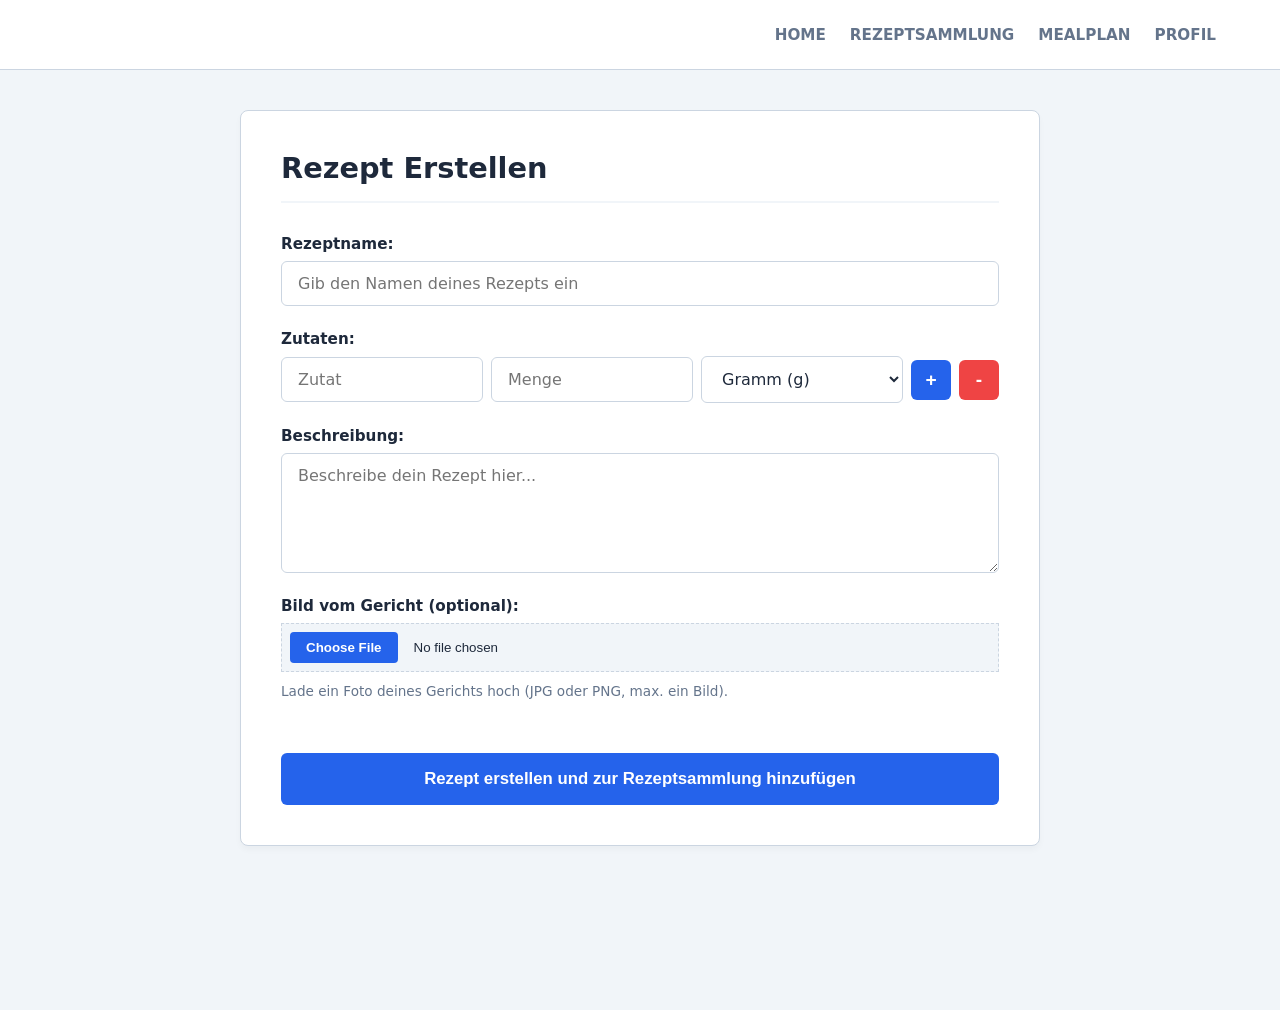
<file: Frontend/mosbach-tasks-web-main/public/tasks/Recipe.html>
<!DOCTYPE html>
<html lang="de">
<head>
  <meta charset="UTF-8">
  <meta http-equiv="X-UA-Compatible" content="IE=edge">
  <meta name="viewport" content="width=device-width, initial-scale=1.0">
  <title>Rezept erstellen - Mealy</title>
  <link rel="stylesheet" href="../css/myRecipeCreate.css">
  <link rel="icon" href="../Logo/Mealy-Favicon.ico">
  <script src="https://code.jquery.com/jquery-3.6.0.min.js"></script>
  <script src="../js/config.js"></script>
  <script src="../js/Recipe.js"></script>
</head>
<body>
<header>
  <nav class="navbar">
    <ul>
      <li><a href="Hompage2.html">HOME</a></li>
      <li><a href="RecipeCollection.html">REZEPTSAMMLUNG</a></li>
      <li><a href="Mealplan.html">MEALPLAN</a></li>
      <li><a href="Profile.html">PROFIL</a></li>
    </ul>
  </nav>
</header>

<div class="recipe-container">
  <h1 class="recipe-title">Rezept Erstellen</h1>

  <form id="recipe-form" action="#" method="POST"><!-- War broken -RL -->
    <div class="form-section">
      <label for="recipe-name">Rezeptname:</label>
      <input type="text" id="recipe-name" name="recipe_name" placeholder="Gib den Namen deines Rezepts ein" required>
    </div>

    <!-- Zutaten hinzufügen -->
    <div class="form-section">
      <label>Zutaten:</label>
      <div id="ingredient-fields-container">
        <div class="ingredient-fields">
          <input type="text" name="ingredient_name[]" placeholder="Zutat" class="ingredient-input" required>
          <input type="number" name="ingredient_amount[]" placeholder="Menge" class="ingredient-input" required>
          <select name="ingredient_unit[]" class="ingredient-input" required>
            <option value="g">Gramm (g)</option>
            <option value="kg">Kilogramm (kg)</option>
            <option value="ml">Milliliter (ml)</option>
            <option value="l">Liter (l)</option>
            <option value="stück">Stück</option>
          </select>
          <button type="button" class="add-ingredient-btn" onclick="addIngredient(this)">+</button>
          <button type="button" class="remove-ingredient-btn" onclick="removeIngredient(this)">-</button>
        </div>
      </div>
    </div>

    <div class="form-section">
      <label for="recipe-description">Beschreibung:</label>
      <textarea id="recipe-description" name="recipe_description" rows="4" placeholder="Beschreibe dein Rezept hier..." required></textarea>
    </div>

        <div class="form-section">
      <label for="recipe-image">Bild vom Gericht (optional):</label>
      <input
        type="file"
        id="recipe-image"
        name="recipe_image"
        accept="image/*">
      <p class="helper-text">Lade ein Foto deines Gerichts hoch (JPG oder PNG, max. ein Bild).</p>
    </div>


    <button type="submit" class="submit-btn">Rezept erstellen und zur Rezeptsammlung hinzufügen</button>
  </form>
</div>
</body>
</html>
</file>
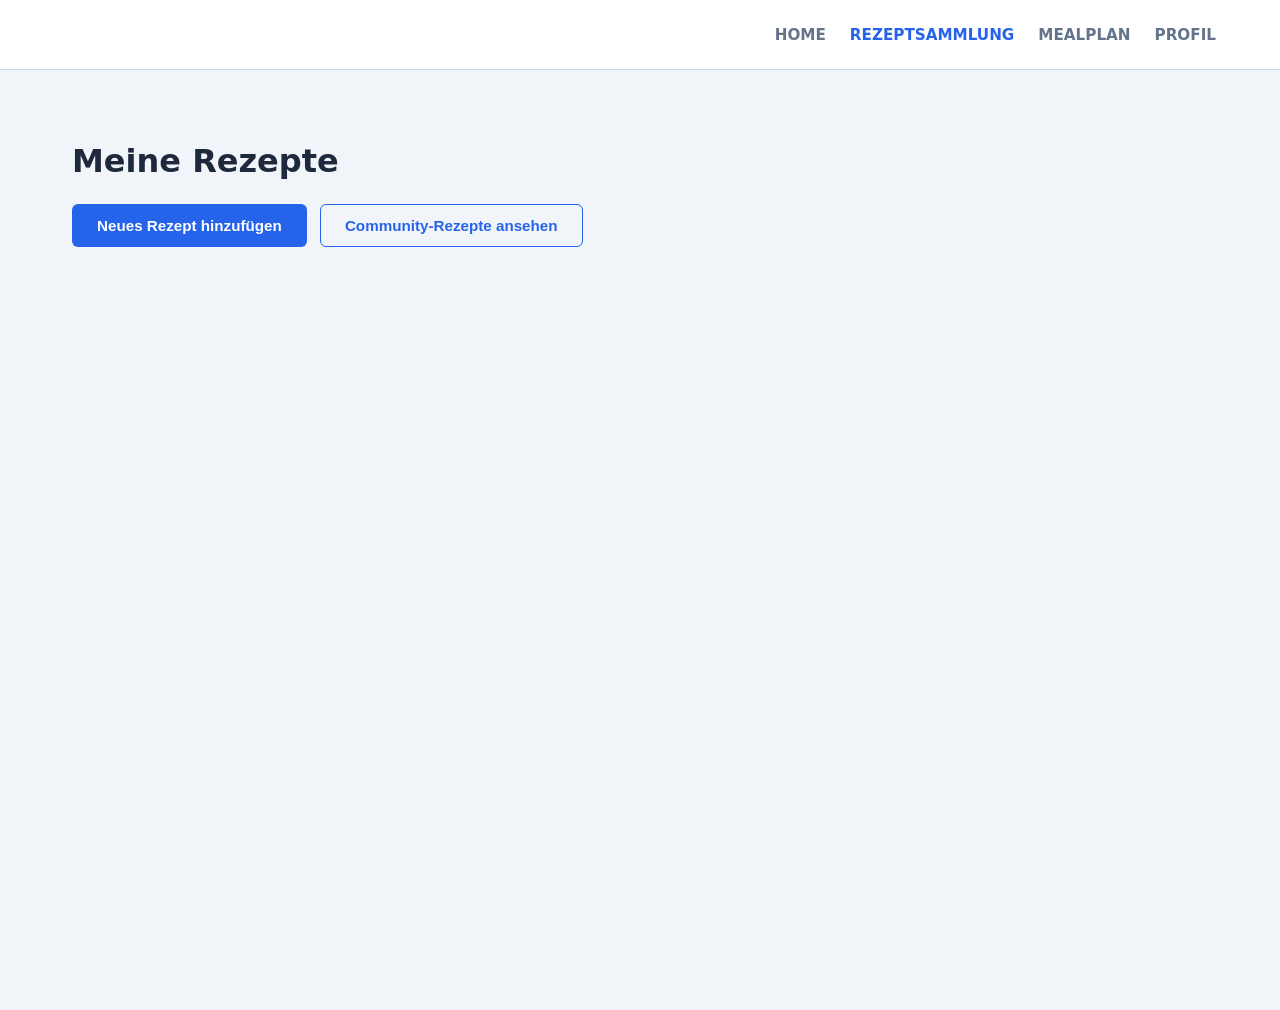
<file: Frontend/mosbach-tasks-web-main/public/tasks/RecipeDetail.html>
<!DOCTYPE html>
<html lang="de">
<head>
    <meta charset="UTF-8">
    <meta http-equiv="X-UA-Compatible" content="IE=edge">
    <meta name="viewport" content="width=device-width, initial-scale=1.0">
    <title>Rezeptdetails - Mealy</title>
    <link rel="stylesheet" href="../css/recipeDetail.css">
    <link rel="icon" href="../Logo/Mealy-Favicon.ico">
    <script src="https://code.jquery.com/jquery-3.6.0.min.js"></script>
    <script src="../js/config.js"></script>
    <script src="../js/recipeDetail.js"></script>
</head>
<body>

<div class="recipe-detail-container">
    <h1 id="recipe-name"></h1>

<img id="recipe-image" class="recipe-image" alt="Rezeptbild" style="display:none;" />

<p id="recipe-description"></p>

    <h3>Zutaten:</h3>
    <ul id="ingredient-list"></ul>
    <button id="delete-recipe-btn">Rezept löschen</button>
</div>

<a href="RecipeCollection.html" id="backToRecipes">&larr; Zurück zur Rezeptsammlung</a>


</body>
</html>
</file>
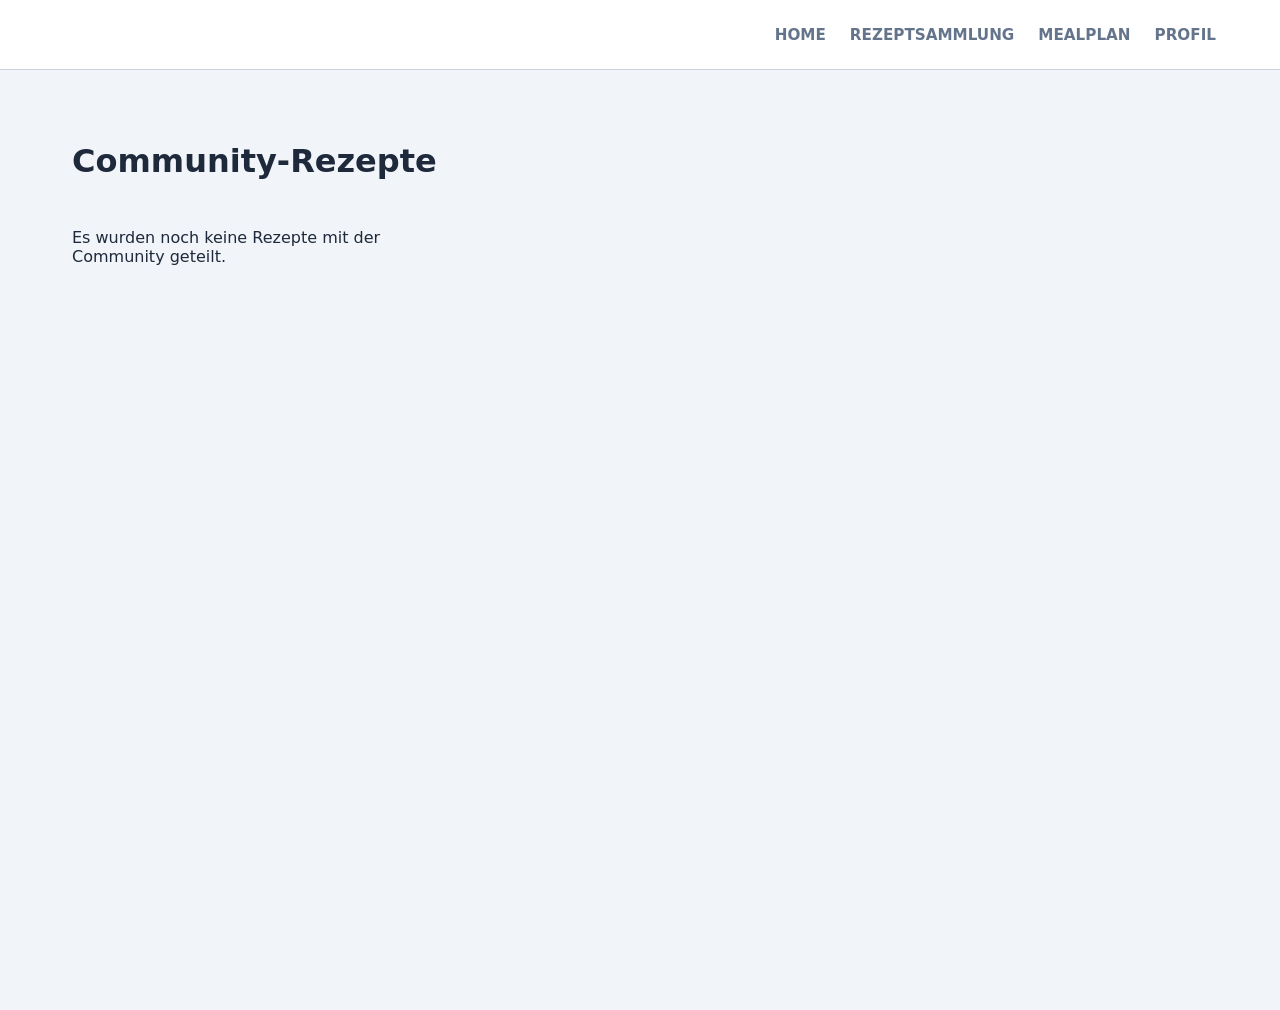
<file: Frontend/mosbach-tasks-web-main/public/tasks/SharedRecipes.html>
<!DOCTYPE html>
<html lang="de">
<head>
    <meta charset="UTF-8">
    <meta http-equiv="X-UA-Compatible" content="IE=edge">
    <meta name="viewport" content="width=device-width, initial-scale=1.0">
    <title>Community-Rezepte - Mealy</title>
    
    <link rel="stylesheet" href="../css/myRecipeCollection.css">
    <link rel="stylesheet" href="../css/sharedRecipes.css">
    
    <link rel="icon" href="../Logo/Mealy-Favicon.ico">
    <script src="https://code.jquery.com/jquery-3.6.0.min.js"></script>
    <script src="../js/SharedRecipes.js"></script>
</head>
<body>

<header>
    <nav class="navbar">
        <ul>
            <li><a href="Hompage2.html">HOME</a></li>
            <li><a href="RecipeCollection.html">REZEPTSAMMLUNG</a></li>
            <li><a href="Mealplan.html">MEALPLAN</a></li>
            <li><a href="Profile.html">PROFIL</a></li>
        </ul>
    </nav>
</header>

<div class="recipe-container">
    <h1 class="recipe-title shared-title">Community-Rezepte</h1>
    
    <div id="shared-list" class="recipe-list"></div>
</div>

<div id="ratingModal" class="modal-overlay" style="display: none;">
    <div class="modal-content">
        <span class="close-modal">&times;</span>
        
        <h2 id="modalRecipeTitle">Rezept bewerten</h2>
        <p class="modal-subtitle">Wie hat es dir geschmeckt?</p>

        <form id="ratingForm">
            <input type="hidden" id="ratingRecipeId" name="recipe_id">
            <input type="hidden" id="ratingRecipeName" name="recipe_name">

            <div class="star-rating-input">
                <input type="radio" id="star5" name="rating" value="5"><label for="star5" title="5 Sterne">★</label>
                <input type="radio" id="star4" name="rating" value="4"><label for="star4" title="4 Sterne">★</label>
                <input type="radio" id="star3" name="rating" value="3"><label for="star3" title="3 Sterne">★</label>
                <input type="radio" id="star2" name="rating" value="2"><label for="star2" title="2 Sterne">★</label>
                <input type="radio" id="star1" name="rating" value="1"><label for="star1" title="1 Stern">★</label>
            </div>

            <div class="form-group">
                <label for="ratingComment">Deine Meinung (optional):</label>
                <textarea id="ratingComment" rows="4" placeholder="Was mochtest du besonders?"></textarea>
            </div>

            <button type="submit" class="submit-rating-btn">Bewertung absenden</button>
        </form>
    </div>
</div>

</body>
</html>
</file>
<file: Frontend/mosbach-tasks-web-main/public/css/myRecipeCreate.css>
:root {
        --primary-blue: #2563eb;
    --primary-hover: #1d4ed8;
    --danger-red:   #ef4444;           --danger-hover: #dc2626;
    --bg-page:      #f1f5f9;
    --bg-card:      #ffffff;
    --text-main:    #1e293b;
    --text-muted:   #64748b;
    --border-light: #cbd5e1;
}

*, *::before, *::after {
    box-sizing: border-box;
}

html, body {
    height: 100%;
}

body {
    margin: 0;
    font-family: 'Segoe UI', system-ui, -apple-system, sans-serif;
    background-color: var(--bg-page);
    color: var(--text-main);
}

header {
    position: fixed;
    top: 0;
    left: 0;
    right: 0;
    z-index: 1000;
    background-color: var(--bg-card);
    border-bottom: 1px solid var(--border-light);
    height: 70px;
    display: flex;
    align-items: center;
}

.navbar {
    width: 100%;
    max-width: 1200px;
    margin: 0 auto;
    padding: 0 1.5rem;
    display: flex;
    justify-content: flex-end;
}

@media(max-width: 768px) {
    .navbar { justify-content: center; }
}

.navbar ul {
    list-style: none;
    margin: 0;
    padding: 0;
    display: flex;
    gap: 1.5rem;
}

.navbar ul li a {
    text-decoration: none;
    font-size: 0.95rem;
    font-weight: 600;
    color: var(--text-muted);
    padding: 0.5rem 0;
    position: relative;
    transition: color 0.2s ease;
}

.navbar ul li a:hover,
.navbar ul li a.active {
    color: var(--primary-blue);
}

.recipe-container {
    max-width: 800px;
    margin: 110px auto 3rem;     padding: 2.5rem;
    background-color: var(--bg-card);
    border-radius: 8px;
    border: 1px solid var(--border-light);
    box-shadow: 0 4px 6px rgba(0, 0, 0, 0.03);
}

.recipe-title {
    margin: 0 0 2rem;
    font-size: 1.8rem;
    font-weight: 700;
    color: var(--text-main);
    text-align: left;
    border-bottom: 2px solid var(--bg-page);     padding-bottom: 1rem;
}

form {
    display: flex;
    flex-direction: column;
    gap: 1.5rem;
}

.form-section {
    display: flex;
    flex-direction: column;
    gap: 0.5rem;
}

.form-section label {
    font-weight: 600;
    font-size: 0.95rem;
    color: var(--text-main);
}

.form-section input[type="text"],
.form-section input[type="number"],
.form-section textarea,
.form-section select {
    width: 100%;
    padding: 0.75rem 1rem;
    border-radius: 6px;
    border: 1px solid var(--border-light);
    background-color: #fff;
    font-size: 1rem;
    color: var(--text-main);
    font-family: inherit;
    outline: none;
    transition: border-color 0.2s ease, box-shadow 0.2s ease;
}

.form-section textarea {
    resize: vertical;
    min-height: 120px;
}

.form-section input:focus,
.form-section textarea:focus,
.form-section select:focus {
    border-color: var(--primary-blue);
    box-shadow: 0 0 0 3px rgba(37, 99, 235, 0.1);
}

#ingredient-fields-container {
    display: flex;
    flex-direction: column;
    gap: 0.75rem;
}

.ingredient-fields {
    display: flex;
    flex-wrap: wrap;
    gap: 0.5rem;
    align-items: center;
}

.ingredient-input {
    flex: 1;     min-width: 120px;
}

.add-ingredient-btn,
.remove-ingredient-btn {
    width: 40px;
    height: 40px;     border-radius: 6px;
    border: none;
    display: inline-flex;
    align-items: center;
    justify-content: center;
    font-size: 1.2rem;
    font-weight: 700;
    cursor: pointer;
    transition: background-color 0.2s ease;
    color: #fff;
}

.add-ingredient-btn {
    background-color: var(--primary-blue);
}
.add-ingredient-btn:hover {
    background-color: var(--primary-hover);
}

.remove-ingredient-btn {
    background-color: var(--danger-red);
}
.remove-ingredient-btn:hover {
    background-color: var(--danger-hover);
}

.form-section input[type="file"] {
    padding: 0.5rem;
    background-color: var(--bg-page);
    border: 1px dashed var(--border-light);
    cursor: pointer;
}

.form-section input[type="file"]::file-selector-button {
    margin-right: 1rem;
    padding: 0.5rem 1rem;
    border-radius: 4px;
    border: none;
    background-color: var(--primary-blue);
    color: white;
    font-weight: 600;
    cursor: pointer;
    transition: background-color 0.2s;
}

.form-section input[type="file"]::file-selector-button:hover {
    background-color: var(--primary-hover);
}

.helper-text {
    font-size: 0.85rem;
    color: var(--text-muted);
    margin-top: 0.2rem;
}

.submit-btn {
    margin-top: 1rem;
    padding: 1rem;
    border-radius: 6px;
    border: none;
    background-color: var(--primary-blue);
    color: white;
    font-size: 1.05rem;
    font-weight: 600;
    cursor: pointer;
    width: 100%;
    transition: background-color 0.2s ease;
}

.submit-btn:hover {
    background-color: var(--primary-hover);
}

@media (max-width: 600px) {
    .recipe-container {
        margin: 90px 1rem 2rem;
        padding: 1.5rem;
    }

    .ingredient-fields {
        flex-direction: column;
        background-color: var(--bg-page);         padding: 1rem;
        border-radius: 6px;
    }

    .ingredient-input,
    .add-ingredient-btn,
    .remove-ingredient-btn {
        width: 100%;
    }
}
</file>
<file: Frontend/mosbach-tasks-web-main/public/css/recipeDetail.css>
:root {
    --primary-blue: #2563eb;
    --primary-hover: #1d4ed8;
    --success-green: #10b981;
    --bg-page: #f1f5f9;
    --bg-card: #ffffff;
    --text-main: #1e293b;
    --text-muted: #64748b;
    --border-light: #cbd5e1;
}


*, *::before, *::after {
    box-sizing: border-box;
}

html, body {
    height: 100%;
    margin: 0;
}


body {
    display: flex;
    justify-content: center;
    align-items: center;
    font-family: 'Segoe UI', system-ui, -apple-system, sans-serif;
    background-color: var(--bg-page);
    color: var(--text-main);
}


.recipe-detail-container {
    display: flex;
    flex-direction: column;
    align-items: center;
    padding: 60px 20px;
    width: 80%;
    max-width: 600px;
    background-color: var(--bg-card);
    border-radius: 10px;
    box-shadow: 0 4px 8px rgba(0, 0, 0, 0.1);
}

#recipe-name {
    color: var(--primary-blue);
    text-align: center;
    margin-top: 0;
    margin-bottom: 20px;
    text-shadow: 1px 1px 2px rgba(0, 0, 0, 0.1);
}


#recipe-image {
    width: 60%;
    height: 60%;
    border-radius: 10px;
    margin-bottom: 20px;
}


#recipe-description {
    color: var(--text-muted);
    font-size: 1em;
    text-align: center;
    margin-bottom: 20px;
}


#ingredient-list {
    list-style-type: none;
    padding: 0;
    margin: 0;
    width: 100%;
}

#ingredient-list li {
    background-color: #f4fbfa;
    padding: 10px;
    border-radius: 5px;
    margin-bottom: 10px;
}


#delete-recipe-btn {
    background-color: #e74c3c;
    color: white;
    border: none;
    border-radius: 5px;
    padding: 10px 20px;
    font-size: 1em;
    cursor: pointer;
    transition: background-color 0.3s;
}

#delete-recipe-btn:hover {
    background-color: #c0392b;
}


#backToRecipes {
    color: var(--primary-blue);
    font-weight: bold;
    text-decoration: none;
    margin-top: 30px;
    display: inline-block;
    text-align: center;
}

#backToRecipes:hover {
    text-decoration: underline;
}


header {
    position: fixed;
    top: 0;
    left: 0;
    right: 0;
    z-index: 1000;
    background-color: var(--bg-card);
    border-bottom: 1px solid var(--border-light);
    height: 70px;
    display: flex;
    align-items: center;
}

.navbar {
    width: 100%;
    max-width: 1200px;
    margin: 0 auto;
    padding: 0 1.5rem;
    display: flex;
    justify-content: flex-end;
}

.navbar ul {
    list-style: none;
    margin: 0;
    padding: 0;
    display: flex;
    gap: 1.5rem;
}

.navbar ul li a {
    text-decoration: none;
    font-size: 0.95rem;
    font-weight: 600;
    color: var(--text-muted);
    padding: 0.5rem 0;
    position: relative;
    transition: color 0.2s ease;
}

.navbar ul li a:hover,
.navbar ul li a.active {
    color: var(--primary-blue);
}
</file>
<file: Frontend/mosbach-tasks-web-main/public/css/myRecipeCollection.css>
:root {
    --primary-blue: #2563eb;
    --primary-hover: #1d4ed8;
    --success-green: #10b981;          --bg-page:      #f1f5f9;
    --bg-card:      #ffffff;
    --text-main:    #1e293b;
    --text-muted:   #64748b;
    --border-light: #cbd5e1;
}

*, *::before, *::after {
    box-sizing: border-box;
}

html, body {
    height: 100%;
}

body {
    margin: 0;
    font-family: 'Segoe UI', system-ui, -apple-system, sans-serif;
    background-color: var(--bg-page);
    color: var(--text-main);
}

header {
    position: fixed;
    top: 0;
    left: 0;
    right: 0;
    z-index: 1000;
    background-color: var(--bg-card);
    border-bottom: 1px solid var(--border-light);
    height: 70px;
    display: flex;
    align-items: center;
}

.navbar {
    width: 100%;
    max-width: 1200px;
    margin: 0 auto;
    padding: 0 1.5rem;
    display: flex;
    justify-content: flex-end;
}

@media(max-width: 768px) {
    .navbar { justify-content: center; }
}

.navbar ul {
    list-style: none;
    margin: 0;
    padding: 0;
    display: flex;
    gap: 1.5rem;
}

.navbar ul li a {
    text-decoration: none;
    font-size: 0.95rem;
    font-weight: 600;
    color: var(--text-muted);
    padding: 0.5rem 0;
    position: relative;
    transition: color 0.2s ease;
}

.navbar ul li a:hover,
.navbar ul li a.active {
    color: var(--primary-blue);
}

.recipe-container {
    max-width: 1200px;
    margin: 110px auto 3rem;     padding: 2rem;
        background-color: transparent;
}

.recipe-title {
    margin: 0 0 1.5rem;
    font-size: 2rem;
    font-weight: 700;
    color: var(--text-main);
    text-transform: none; }

.action-btn {
    display: inline-flex;
    align-items: center;
    justify-content: center;
    padding: 0.75rem 1.5rem;
    border-radius: 6px;
    border: 1px solid transparent;
    background-color: var(--primary-blue);
    color: #fff;
    font-size: 0.95rem;
    font-weight: 600;
    cursor: pointer;
    transition: all 0.2s ease;
    margin-right: 0.5rem;
    margin-bottom: 1rem;
}

.action-btn:hover {
    background-color: var(--primary-hover);
    transform: translateY(-1px);
}

.action-btn-secondary {
    background-color: transparent;
    border: 1px solid var(--primary-blue);
    color: var(--primary-blue);
}

.action-btn-secondary:hover {
    background-color: rgba(37, 99, 235, 0.05);     color: var(--primary-hover);
    border-color: var(--primary-hover);
}

.recipe-list {
    margin-top: 2rem;
    display: grid;
    grid-template-columns: repeat(auto-fill, minmax(280px, 1fr));
    gap: 1.5rem;
}

.recipe-item {
    background-color: var(--bg-card);
    border: 1px solid var(--border-light);
    border-radius: 8px;
    overflow: hidden;
    cursor: pointer;
    transition: transform 0.2s ease, box-shadow 0.2s ease, border-color 0.2s ease;
    display: flex;
    flex-direction: column;
}

.recipe-item:hover {
    transform: translateY(-4px);
    box-shadow: 0 10px 15px -3px rgba(0, 0, 0, 0.1);
    border-color: var(--primary-blue);
}

.recipe-image {
    width: 100%;
    height: 200px;
    object-fit: cover;
    border-bottom: 1px solid var(--border-light);
}

.recipe-info {
    padding: 1.25rem;
    flex-grow: 1;
    display: flex;
    flex-direction: column;
}

.recipe-info h2 {
    margin: 0 0 0.5rem;
    font-size: 1.25rem;
    font-weight: 700;
    color: var(--text-main);
}

.recipe-meta {
    font-size: 0.9rem;
    color: var(--text-muted);
    margin-bottom: 1rem;
    line-height: 1.5;
}

.share-btn {
    margin-top: auto;     align-self: flex-start;
    padding: 0.4rem 0.8rem;
    border-radius: 4px;
    border: 1px solid var(--border-light);
    background-color: var(--bg-page);
    color: var(--text-muted);
    font-size: 0.8rem;
    font-weight: 600;
    cursor: pointer;
    transition: all 0.2s ease;
}

.share-btn:hover {
    border-color: var(--primary-blue);
    color: var(--primary-blue);
    background-color: #fff;
}

.share-btn--shared {
    background-color: var(--success-green);
    border-color: var(--success-green);
    color: white;
}

.share-btn--shared:hover {
    background-color: #059669;     color: white;
    border-color: #059669;
}

@media (max-width: 768px) {
    .recipe-container {
        margin-top: 90px;
        padding: 1rem;
    }
    
    .recipe-title {
        font-size: 1.5rem;
        text-align: center;
    }
    
    .action-btn {
        width: 100%;
        margin-right: 0;
    }
}
</file>
<file: Frontend/mosbach-tasks-web-main/public/css/sharedRecipes.css>
/* =========================================
   Mealy – Shared Recipes Styles
   Ergänzung zu myRecipeCollection.css
   ========================================= */

/* Titel-Anpassung für Community-Seite */
.shared-title {
    color: var(--text-main);
}
/* Optional: Wenn du einen speziellen Unterstrich willst */
.shared-title::after {
    background: linear-gradient(90deg, #2563eb, #10b981); /* Blau zu Grün Verlauf */
}

/* --- Anzeige in der Rezept-Karte --- */

.recipe-rating-footer {
    margin-top: auto; 
    padding-top: 1rem;
    border-top: 1px solid var(--border-light);
    display: flex;
    justify-content: space-between;
    align-items: center;
}

.rating-display {
    color: #f59e0b; /* Gold/Orange für Sterne */
    font-weight: 700;
    font-size: 0.95rem;
    display: flex;
    align-items: center;
    gap: 0.3rem;
}

.rating-count {
    color: var(--text-muted);
    font-size: 0.8rem;
    font-weight: 400;
}

/* Der "Bewerten"-Button */
.rate-btn {
    background: transparent;
    border: 1px solid var(--primary-blue);
    color: var(--primary-blue);
    padding: 0.3rem 0.8rem;
    border-radius: 4px;
    font-size: 0.8rem;
    font-weight: 600;
    cursor: pointer;
    transition: all 0.2s ease;
}

.rate-btn:hover {
    background: var(--primary-blue);
    color: white;
}

/* --- Das Modal (Pop-up) --- */

.modal-overlay {
    position: fixed;
    top: 0;
    left: 0;
    width: 100%;
    height: 100%;
    background-color: rgba(15, 23, 42, 0.6);
    z-index: 2000;
    display: flex;
    justify-content: center;
    align-items: center;
    backdrop-filter: blur(4px);
}

.modal-content {
    background-color: #fff;
    padding: 2rem;
    border-radius: 12px;
    width: 90%;
    max-width: 500px;
    position: relative;
    box-shadow: 0 20px 25px -5px rgba(0, 0, 0, 0.1);
    animation: slideUp 0.3s ease-out;
}

@keyframes slideUp {
    from { transform: translateY(20px); opacity: 0; }
    to { transform: translateY(0); opacity: 1; }
}

.close-modal {
    position: absolute;
    top: 1rem;
    right: 1.2rem;
    font-size: 1.5rem;
    cursor: pointer;
    color: var(--text-muted);
    transition: color 0.2s;
}

.close-modal:hover {
    color: var(--text-main);
}

.modal-content h2 {
    margin-top: 0;
    color: var(--primary-blue);
    margin-bottom: 0.2rem;
    font-size: 1.5rem;
}

.modal-subtitle {
    color: var(--text-muted);
    margin-bottom: 1.5rem;
    font-size: 0.95rem;
}

/* --- Sterne-Input im Modal --- */

.star-rating-input {
    display: flex;
    flex-direction: row-reverse; /* Wichtig für Hover-Effekt von rechts */
    justify-content: center;
    gap: 0.5rem;
    margin-bottom: 1.5rem;
}

.star-rating-input input {
    display: none; 
}

.star-rating-input label {
    font-size: 2.5rem;
    color: #cbd5e1; /* Grau inaktiv */
    cursor: pointer;
    transition: color 0.2s;
    line-height: 1;
}

.star-rating-input input:checked ~ label,
.star-rating-input label:hover,
.star-rating-input label:hover ~ label {
    color: #f59e0b; /* Gold aktiv */
}

/* --- Formular --- */

.form-group {
    margin-bottom: 1.5rem;
}

.form-group label {
    display: block;
    margin-bottom: 0.5rem;
    font-weight: 600;
    color: var(--text-main);
    font-size: 0.9rem;
}

.form-group textarea {
    width: 100%;
    padding: 0.8rem;
    border: 1px solid var(--border-light);
    border-radius: 6px;
    font-family: inherit;
    font-size: 0.95rem;
    resize: vertical;
    outline: none;
}

.form-group textarea:focus {
    border-color: var(--primary-blue);
    box-shadow: 0 0 0 3px rgba(37, 99, 235, 0.1);
}

.submit-rating-btn {
    width: 100%;
    padding: 0.9rem;
    background-color: var(--primary-blue);
    color: white;
    border: none;
    border-radius: 6px;
    font-weight: 600;
    cursor: pointer;
    font-size: 1rem;
    transition: background-color 0.2s;
}

.submit-rating-btn:hover {
    background-color: var(--primary-hover);
}
</file>
